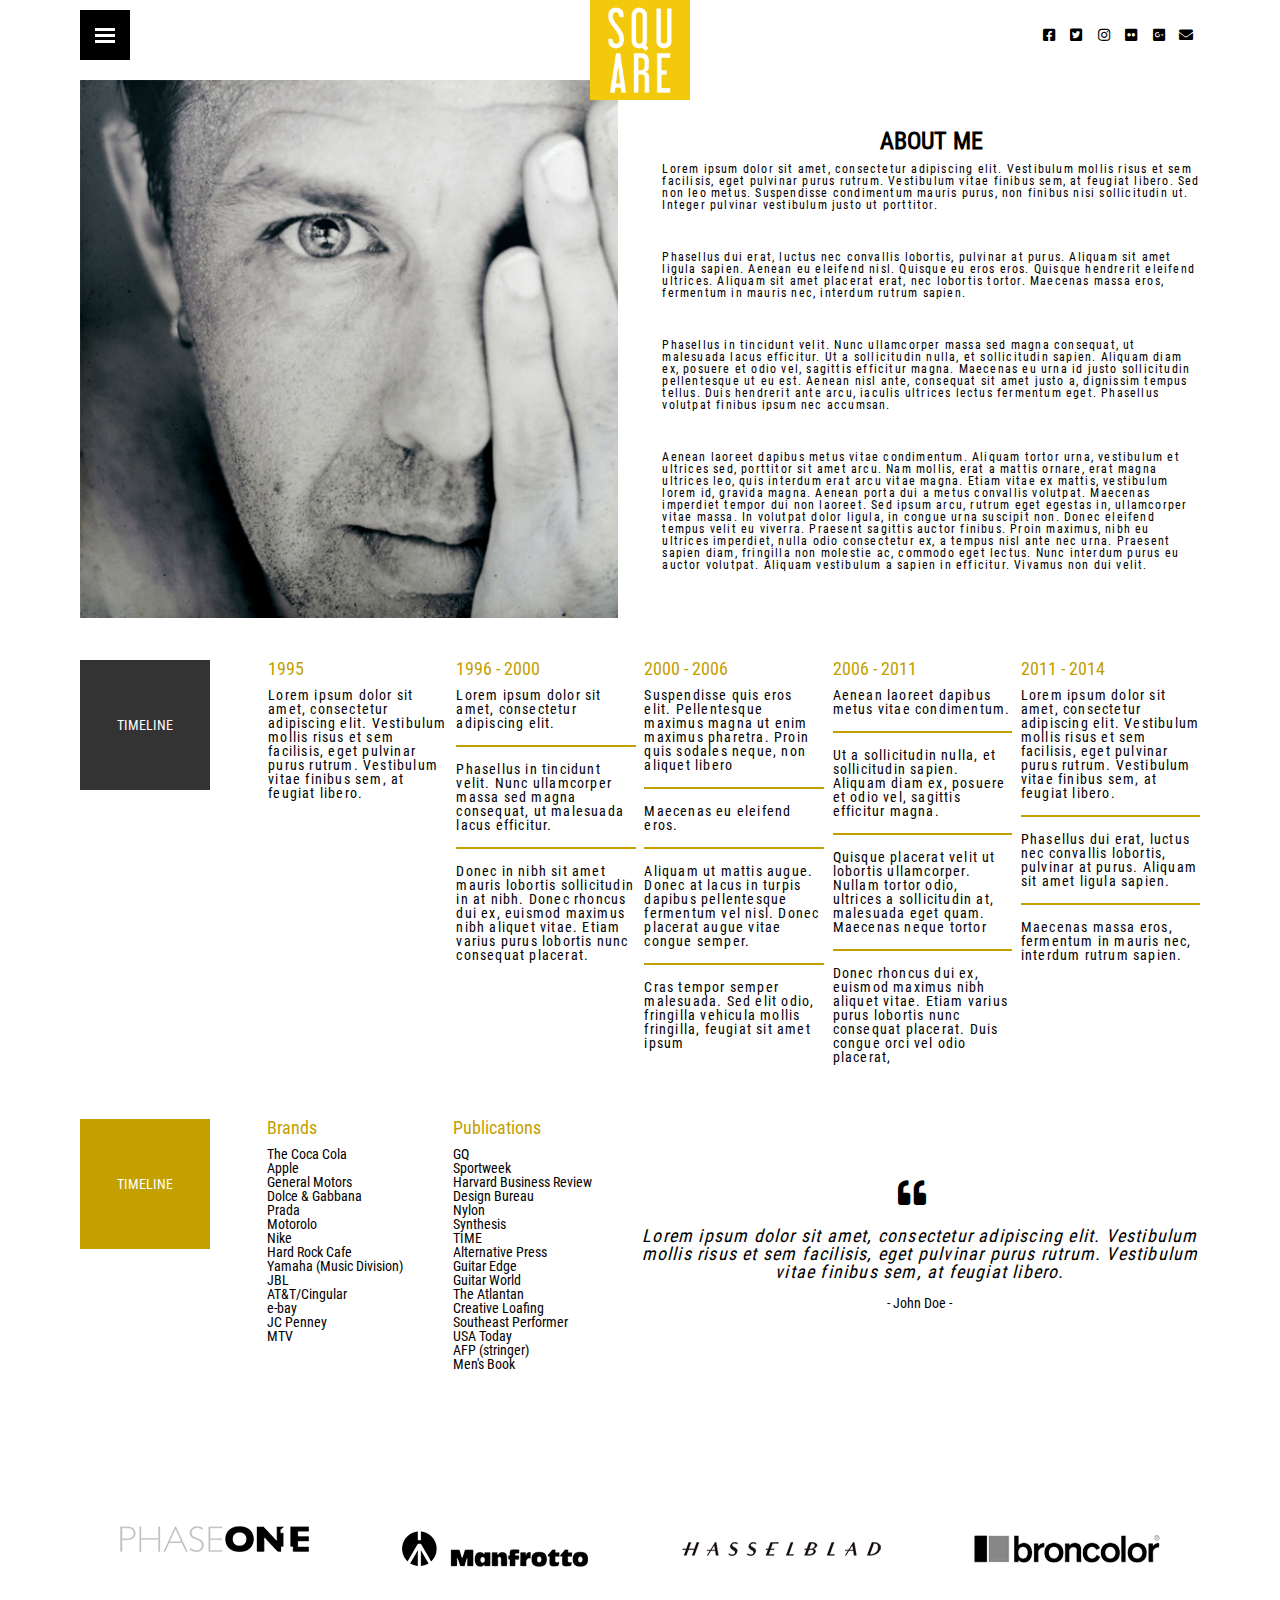
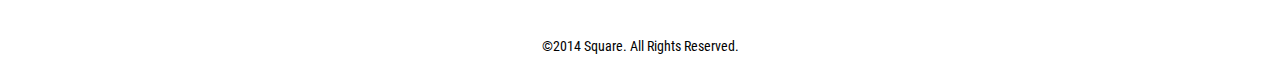
<file: about.html>
<!DOCTYPE html>
<html lang="en">

<head>
    <meta charset="UTF-8">
    <meta name="viewport" content="width=device-width, initial-scale=1.0">
    <meta http-equiv="X-UA-Compatible" content="ie=edge">
    <title>About</title>
    <link rel="stylesheet" href="styles/main.css">
    <link rel="stylesheet" href="fonts/Font_Awesome/css/all.css">
    <script src="js/script.js" defer></script>
</head>

<body>
    <header class="header">
        <div class="content header__content">
            <div class="header__left">
                <div class="burger">
                    <span></span>
                </div>
                <div class="header__menu" id="header__menu">
                    <a href="portfolio.html">Portfolio</a>
                    <a href="blog.html">Blog</a>
                    <a href="about.html">About me</a>
                    <a href="contact-us.html">Contact</a>
                </div>
            </div>
            <div class="header__center">
                <div class="logo">
                    <a href="index.html"><img src="img/logo_yellow.png" alt="Logo"></a>
                </div>
            </div>
            <div class="header__right">
                <a href="#"><i class="fab fa-facebook-square fa-fw"></i></a>
                <a href="#"><i class="fab fa-twitter-square fa-fw"></i></a>
                <a href="#"><i class="fab fa-instagram fa-fw"></i></a>
                <a href="#"><i class="fab fa-flickr fa-fw"></i></a>
                <a href="#"><i class="fab fa-google-plus-square fa-fw"></i></a>
                <a href="#"><i class="fas fa-envelope fa-fw"></i></a>
            </div>
        </div>
    </header>
    <main class="main">
        <div class="content main__content content_about">
            <div class="about">
                <div class="about__photo">
                    <img src="img/photo_about.png" alt="">
                </div>
                <div class="about__info">
                    <h2>ABOUT ME</h2>
                    <p>Lorem ipsum dolor sit amet, consectetur adipiscing elit. Vestibulum mollis risus et sem
                        facilisis, eget pulvinar purus rutrum. Vestibulum vitae finibus sem, at feugiat libero. Sed non
                        leo metus. Suspendisse condimentum mauris purus, non finibus nisi sollicitudin ut. Integer
                        pulvinar vestibulum justo ut porttitor.</p>
                    <p>Phasellus dui erat, luctus nec convallis lobortis, pulvinar at purus. Aliquam sit amet ligula
                        sapien. Aenean eu eleifend nisl. Quisque eu eros eros. Quisque hendrerit eleifend ultrices.
                        Aliquam sit amet placerat erat, nec lobortis tortor. Maecenas massa eros, fermentum in mauris
                        nec, interdum rutrum sapien.</p>
                    <p>Phasellus in tincidunt velit. Nunc ullamcorper massa sed magna consequat, ut malesuada lacus
                        efficitur. Ut a sollicitudin nulla, et sollicitudin sapien. Aliquam diam ex, posuere et odio
                        vel, sagittis efficitur magna. Maecenas eu urna id justo sollicitudin pellentesque ut eu est.
                        Aenean nisl ante, consequat sit amet justo a, dignissim tempus tellus. Duis hendrerit ante arcu,
                        iaculis ultrices lectus fermentum eget. Phasellus volutpat finibus ipsum nec accumsan.</p>
                    <p>Aenean laoreet dapibus metus vitae condimentum. Aliquam tortor urna, vestibulum et ultrices sed,
                        porttitor sit amet arcu. Nam mollis, erat a mattis ornare, erat magna ultrices leo, quis
                        interdum erat arcu vitae magna. Etiam vitae ex mattis, vestibulum lorem id, gravida magna.
                        Aenean porta dui a metus convallis volutpat. Maecenas imperdiet tempor dui non laoreet. Sed
                        ipsum arcu, rutrum eget egestas in, ullamcorper vitae massa. In volutpat dolor ligula, in congue
                        urna suscipit non. Donec eleifend tempus velit eu viverra. Praesent sagittis auctor finibus.
                        Proin maximus, nibh eu ultrices imperdiet, nulla odio consectetur ex, a tempus nisl ante nec
                        urna. Praesent sapien diam, fringilla non molestie ac, commodo eget lectus. Nunc interdum purus
                        eu auctor volutpat. Aliquam vestibulum a sapien in efficitur. Vivamus non dui velit.</p>
                </div>
            </div>
            <div class="about__timeline">
                <div class="about__column">
                    <div class="about__head">TIMELINE</div>
                </div>
                <div class="about__column">
                    <h3>1995</h3>
                    <p>Lorem ipsum dolor sit amet, consectetur adipiscing elit. Vestibulum mollis risus et sem
                        facilisis, eget pulvinar purus rutrum. Vestibulum vitae finibus sem, at feugiat libero.</p>
                </div>
                <div class="about__column">
                    <h3>1996 - 2000</h3>
                    <p>Lorem ipsum dolor sit amet, consectetur adipiscing elit.</p>
                    <p>Phasellus in tincidunt velit. Nunc ullamcorper massa sed magna consequat, ut malesuada lacus
                        efficitur.</p>
                    <p>Donec in nibh sit amet mauris lobortis sollicitudin in at nibh. Donec rhoncus dui ex, euismod
                        maximus nibh aliquet vitae. Etiam varius purus lobortis nunc consequat placerat. </p>
                </div>
                <div class="about__column">
                    <h3>2000 - 2006</h3>
                    <p>Suspendisse quis eros elit. Pellentesque maximus magna ut enim maximus pharetra. Proin quis
                        sodales neque, non aliquet libero </p>
                    <p>Maecenas eu eleifend eros.</p>
                    <p>Aliquam ut mattis augue. Donec at lacus in turpis dapibus pellentesque fermentum vel nisl. Donec
                        placerat augue vitae congue semper. </p>
                    <p>Cras tempor semper malesuada. Sed elit odio, fringilla vehicula mollis fringilla, feugiat sit
                        amet ipsum </p>
                </div>
                <div class="about__column">
                    <h3>2006 - 2011</h3>
                    <p>Aenean laoreet dapibus metus vitae condimentum.</p>
                    <p>Ut a sollicitudin nulla, et sollicitudin sapien. Aliquam diam ex, posuere et odio vel, sagittis
                        efficitur magna.</p>
                    <p>Quisque placerat velit ut lobortis ullamcorper. Nullam tortor odio, ultrices a sollicitudin at,
                        malesuada eget quam. Maecenas neque tortor</p>
                    <p>Donec rhoncus dui ex, euismod maximus nibh aliquet vitae. Etiam varius purus lobortis nunc
                        consequat placerat. Duis congue orci vel odio placerat,</p>
                </div>
                <div class="about__column">
                    <h3>2011 - 2014</h3>
                    <p>Lorem ipsum dolor sit amet, consectetur adipiscing elit. Vestibulum mollis risus et sem
                        facilisis, eget pulvinar purus rutrum. Vestibulum vitae finibus sem, at feugiat libero.</p>
                    <p>Phasellus dui erat, luctus nec convallis lobortis, pulvinar at purus. Aliquam sit amet ligula
                        sapien.</p>
                    <p>Maecenas massa eros, fermentum in mauris nec, interdum rutrum sapien.</p>
                </div>
            </div>
            <div class="about__clients">
                <div class="about__column">
                    <div class="about__head about__head_yellow">TIMELINE</div>
                </div>
                <div class="about__column">
                    <h3>Brands</h3>
                    <ul>
                        <li>The Coca Cola</li>
                        <li>Apple</li>
                        <li>General Motors</li>
                        <li>Dolce & Gabbana</li>
                        <li>Prada</li>
                        <li>Motorolo</li>
                        <li>Nike</li>
                        <li>Hard Rock Cafe</li>
                        <li>Yamaha (Music Division)</li>
                        <li>JBL</li>
                        <li>AT&T/Cingular</li>
                        <li>e-bay</li>
                        <li>JC Penney</li>
                        <li>MTV</li>
                    </ul>
                </div>
                <div class="about__column">
                    <h3>Publications</h3>
                    <ul>
                        <li>GQ</li>
                        <li>Sportweek</li>
                        <li>Harvard Business Review</li>
                        <li>Design Bureau</li>
                        <li>Nylon</li>
                        <li>Synthesis</li>
                        <li>TIME</li>
                        <li>Alternative Press</li>
                        <li>Guitar Edge</li>
                        <li>Guitar World</li>
                        <li>The Atlantan</li>
                        <li>Creative Loafing</li>
                        <li>Southeast Performer</li>
                        <li>USA Today</li>
                        <li>AFP (stringer)</li>
                        <li>Men's Book</li>
                    </ul>
                </div>
                <div class="about__quote">
                    <i class="fas fa-quote-left fa-fw fa-2x"></i>
                    <p>Lorem ipsum dolor sit amet, consectetur adipiscing elit. Vestibulum mollis risus et sem
                        facilisis, eget pulvinar purus rutrum. Vestibulum vitae finibus sem, at feugiat libero. </p>
                    <span>- John Doe -</span>
                </div>
            </div>
        </div>
    </main>
    <footer class="footer">
        <div class="content footer__content">
            <div class="footer__middle">
                <div class="footer__logo">
                    <img src="img/phaseone_logo.png" alt="">
                </div>
                <div class="footer__logo">
                    <img src="img/manfrotto_logo.png" alt="">
                </div>
                <div class="footer__logo">
                    <img src="img/hasselblad_logo.png" alt="">
                </div>
                <div class="footer__logo">
                    <img src="img/broncolor_logo.png" alt="">
                </div>
            </div>
            <div class="footer__bottom">
                <span>&copy;2014 Square. All Rights Reserved.</span>
            </div>
        </div>
    </footer>
</body>

</html>
</file>
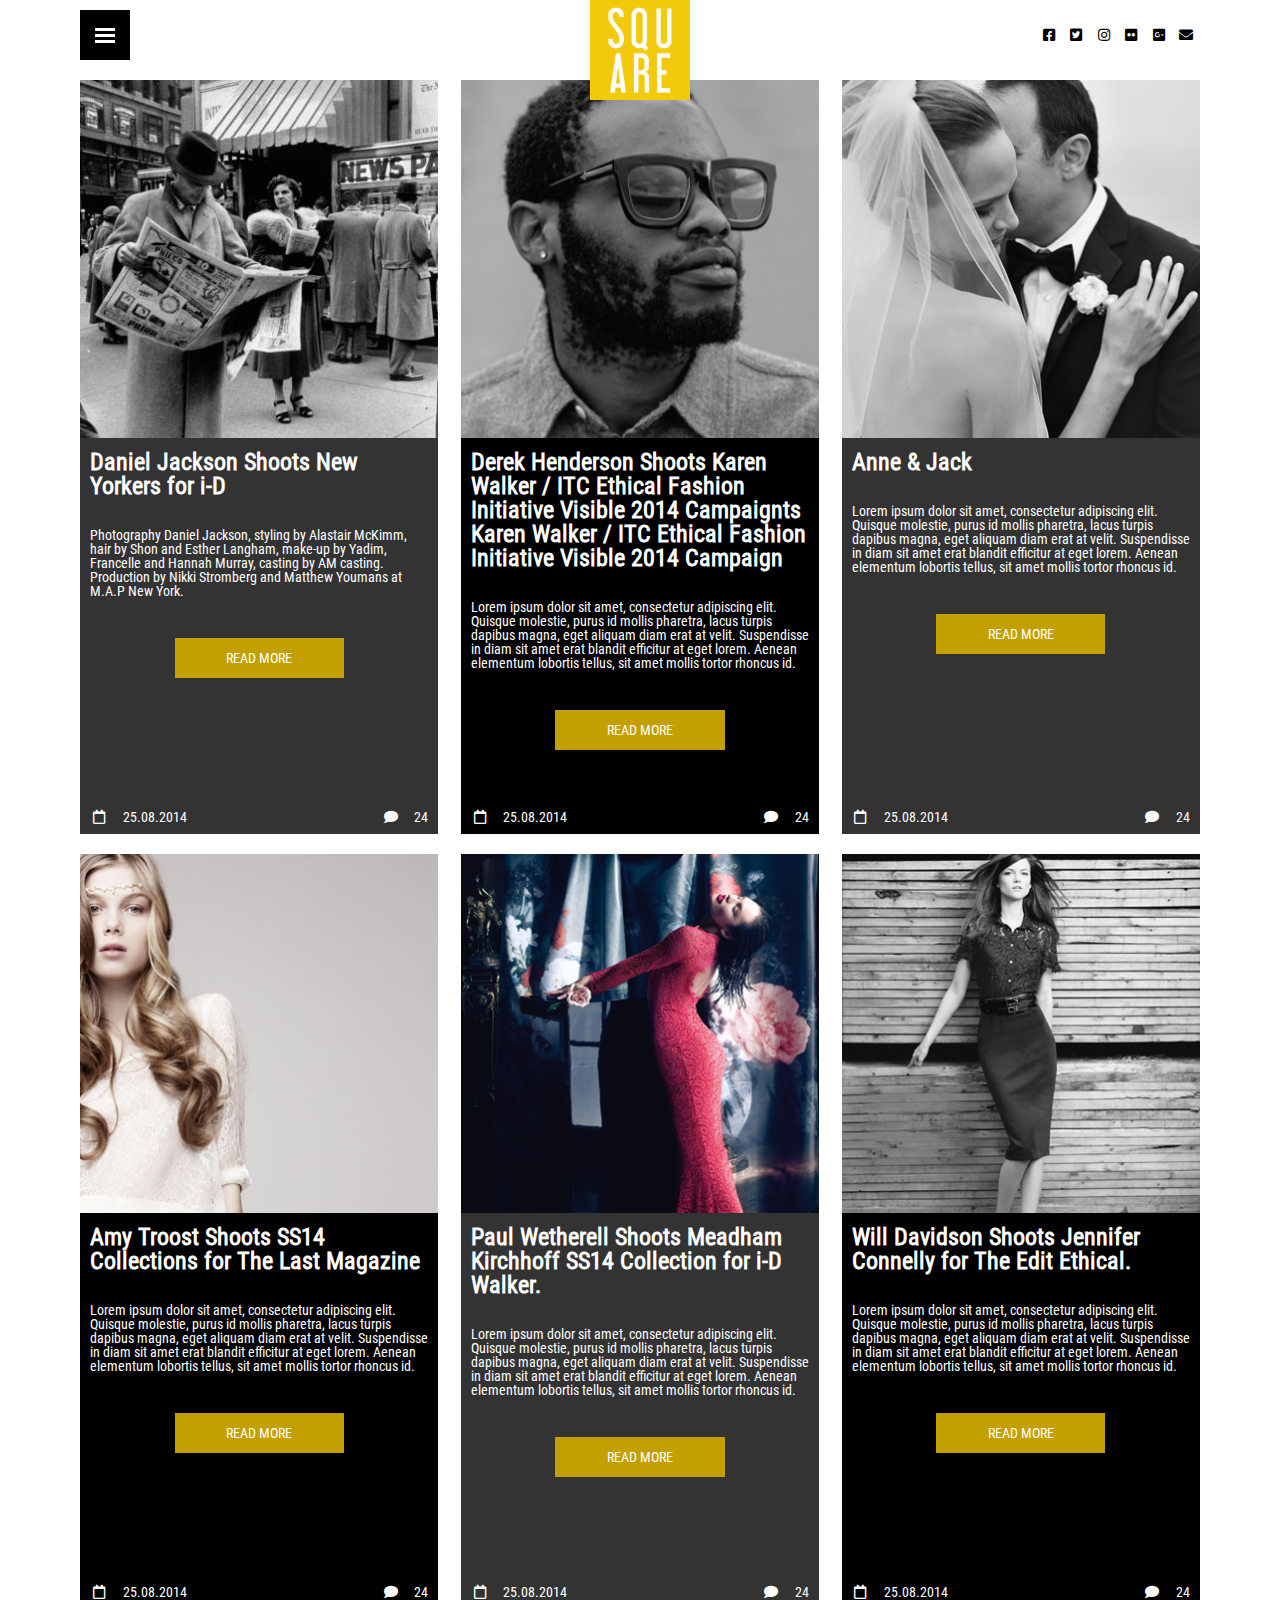
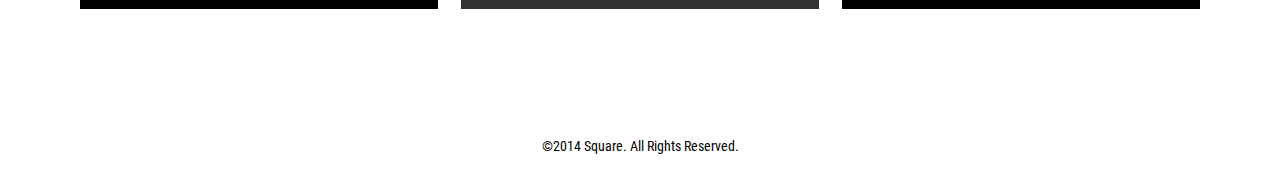
<file: blog.html>
<!DOCTYPE html>
<html lang="en">

<head>
    <meta charset="UTF-8">
    <meta name="viewport" content="width=device-width, initial-scale=1.0">
    <meta http-equiv="X-UA-Compatible" content="ie=edge">
    <title>Blog</title>
    <link rel="stylesheet" href="styles/main.css">
    <link rel="stylesheet" href="fonts/Font_Awesome/css/all.css">
    <script src="js/script.js" defer></script>
</head>

<body>
    <header class="header">
        <div class="content header__content">
            <div class="header__left">
                <div class="burger">
                    <span></span>
                </div>
                <div class="header__menu" id="header__menu">
                    <a href="portfolio.html">Portfolio</a>
                    <a href="blog.html">Blog</a>
                    <a href="about.html">About me</a>
                    <a href="contact-us.html">Contact</a>
                </div>
            </div>
            <div class="header__center">
                <div class="logo">
                    <a href="index.html"><img src="img/logo_yellow.png" alt="Logo"></a>
                </div>
            </div>
            <div class="header__right">
                <a href="#"><i class="fab fa-facebook-square fa-fw"></i></a>
                <a href="#"><i class="fab fa-twitter-square fa-fw"></i></a>
                <a href="#"><i class="fab fa-instagram fa-fw"></i></a>
                <a href="#"><i class="fab fa-flickr fa-fw"></i></a>
                <a href="#"><i class="fab fa-google-plus-square fa-fw"></i></a>
                <a href="#"><i class="fas fa-envelope fa-fw"></i></a>
            </div>
        </div>
    </header>
    <main class="main">
        <div class="content main__content content_blog">
            <div class="blog">
                <div class="card">
                    <div class="card__image">
                        <img src="img/blog_content/blog_1.png" alt="">
                    </div>
                    <div class="card__content">
                        <h2>Daniel Jackson Shoots New Yorkers for i-D</h2>
                        <p>Photography Daniel Jackson, styling by Alastair McKimm, hair by Shon and Esther Langham,
                            make-up
                            by Yadim, Francelle and Hannah Murray,
                            casting by AM casting. Production by Nikki Stromberg and Matthew Youmans at M.A.P New York.
                        </p>
                        <a href="post.html" class="btn btn_blog">READ MORE</a>
                    </div>
                    <div class="card__info">
                        <span><i class="far fa-calendar fa-fw"></i>25.08.2014</span>
                        <span><i class="fas fa-comment fa-fw"></i>24</span>
                    </div>
                </div>
                <div class="card">
                    <div class="card__image">
                        <img src="img/blog_content/blog_2.png" alt="">
                    </div>
                    <div class="card__content">
                        <h2>Derek Henderson Shoots Karen Walker / ITC Ethical Fashion Initiative Visible 2014 Campaignts
                            Karen Walker / ITC Ethical Fashion Initiative Visible 2014 Campaign</h2>
                        <p>Lorem ipsum dolor sit amet, consectetur adipiscing elit. Quisque molestie, purus id mollis
                            pharetra, lacus turpis dapibus magna, eget aliquam diam erat at velit. Suspendisse in diam
                            sit amet erat blandit efficitur at eget lorem. Aenean elementum lobortis tellus, sit amet
                            mollis tortor rhoncus id.
                        </p>
                        <a href="post.html" class="btn btn_blog">READ MORE</a>
                    </div>
                    <div class="card__info">
                        <span><i class="far fa-calendar fa-fw"></i>25.08.2014</span>
                        <span><i class="fas fa-comment fa-fw"></i>24</span>
                    </div>
                </div>
                <div class="card">
                    <div class="card__image">
                        <img src="img/blog_content/blog_3.png" alt="">
                    </div>
                    <div class="card__content">
                        <h2>Anne & Jack</h2>
                        <p>Lorem ipsum dolor sit amet, consectetur adipiscing elit. Quisque molestie, purus id mollis
                            pharetra, lacus turpis dapibus magna, eget aliquam diam erat at velit. Suspendisse in diam
                            sit amet erat blandit efficitur at eget lorem. Aenean elementum lobortis tellus, sit amet
                            mollis tortor rhoncus id.
                        </p>
                        <a href="post.html" class="btn btn_blog">READ MORE</a>
                    </div>
                    <div class="card__info">
                        <span><i class="far fa-calendar fa-fw"></i>25.08.2014</span>
                        <span><i class="fas fa-comment fa-fw"></i>24</span>
                    </div>
                </div>
                <div class="card">
                    <div class="card__image">
                        <img src="img/blog_content/blog_4.png" alt="">
                    </div>
                    <div class="card__content">
                        <h2>Amy Troost Shoots SS14 Collections for The Last Magazine</h2>
                        <p>Lorem ipsum dolor sit amet, consectetur adipiscing elit. Quisque molestie, purus id mollis
                            pharetra, lacus turpis dapibus magna, eget aliquam diam erat at velit. Suspendisse in diam
                            sit amet erat blandit efficitur at eget lorem. Aenean elementum lobortis tellus, sit amet
                            mollis tortor rhoncus id.</p>
                        <a href="post.html" class="btn btn_blog">READ MORE</a>
                    </div>
                    <div class="card__info">
                        <span><i class="far fa-calendar fa-fw"></i>25.08.2014</span>
                        <span><i class="fas fa-comment fa-fw"></i>24</span>
                    </div>
                </div>
                <div class="card">
                    <div class="card__image">
                        <img src="img/blog_content/blog_5.png" alt="">
                    </div>
                    <div class="card__content">
                        <h2>Paul Wetherell Shoots Meadham Kirchhoff SS14 Collection for i-D Walker.</h2>
                        <p>Lorem ipsum dolor sit amet, consectetur adipiscing elit. Quisque molestie, purus id mollis
                            pharetra, lacus turpis dapibus magna, eget aliquam diam erat at velit. Suspendisse in diam
                            sit amet erat blandit efficitur at eget lorem. Aenean elementum lobortis tellus, sit amet
                            mollis tortor rhoncus id.
                        </p>
                        <a href="post.html" class="btn btn_blog">READ MORE</a>
                    </div>
                    <div class="card__info">
                        <span><i class="far fa-calendar fa-fw"></i>25.08.2014</span>
                        <span><i class="fas fa-comment fa-fw"></i>24</span>
                    </div>
                </div>
                <div class="card">
                    <div class="card__image">
                        <img src="img/blog_content/blog_6.png" alt="">
                    </div>
                    <div class="card__content">
                        <h2>Will Davidson Shoots Jennifer Connelly for The Edit Ethical.</h2>
                        <p>Lorem ipsum dolor sit amet, consectetur adipiscing elit. Quisque molestie, purus id mollis
                            pharetra, lacus turpis dapibus magna, eget aliquam diam erat at velit. Suspendisse in diam
                            sit amet erat blandit efficitur at eget lorem. Aenean elementum lobortis tellus, sit amet
                            mollis tortor rhoncus id.
                        </p>
                        <a href="post.html" class="btn btn_blog">READ MORE</a>
                    </div>
                    <div class="card__info">
                        <span><i class="far fa-calendar fa-fw"></i>25.08.2014</span>
                        <span><i class="fas fa-comment fa-fw"></i>24</span>
                    </div>
                </div>
            </div>
        </div>
    </main>
    <footer class="footer">
        <div class="content footer__content">
            <div class="footer__bottom">
                <span>&copy;2014 Square. All Rights Reserved.</span>
            </div>
        </div>
    </footer>
</body>

</html>
</file>
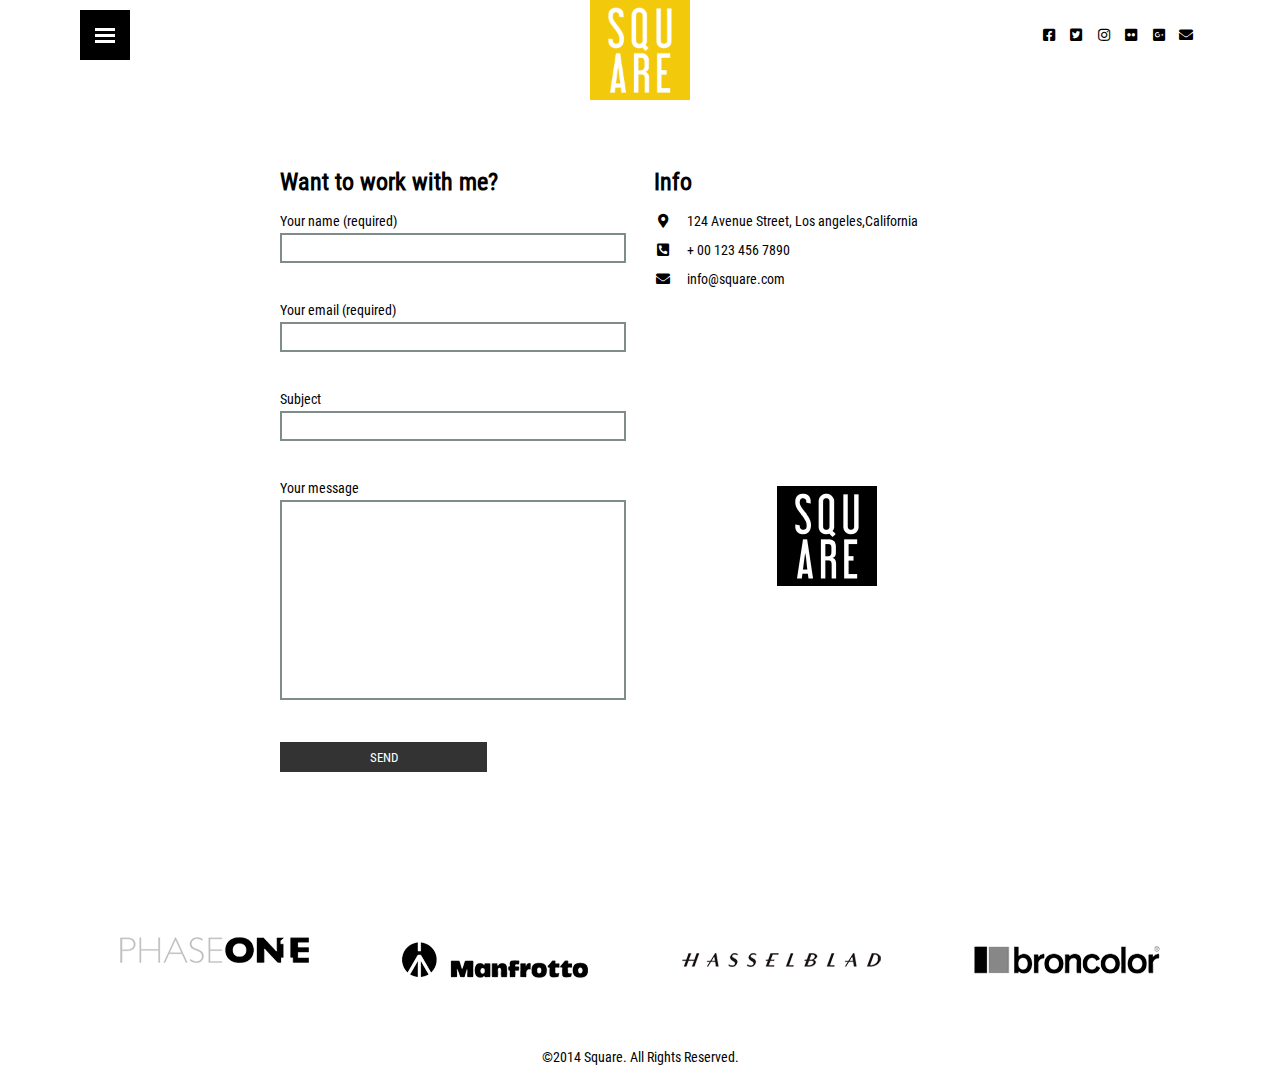
<file: contact-us.html>
<!DOCTYPE html>
<html lang="en">

<head>
    <meta charset="UTF-8">
    <meta name="viewport" content="width=device-width, initial-scale=1.0">
    <meta http-equiv="X-UA-Compatible" content="ie=edge">
    <title>Contact Us</title>
    <link rel="stylesheet" href="styles/main.css">
    <link rel="stylesheet" href="fonts/Font_Awesome/css/all.css">
    <script src="js/script.js" defer></script>
</head>

<body>
    <header class="header">
        <div class="content header__content">
            <div class="header__left">
                <div class="burger">
                    <span></span>
                </div>
                <div class="header__menu" id="header__menu">
                    <a href="portfolio.html">Portfolio</a>
                    <a href="blog.html">Blog</a>
                    <a href="about.html">About me</a>
                    <a href="contact-us.html">Contact</a>
                </div>
            </div>
            <div class="header__center">
                <div class="logo">
                    <a href="index.html"><img src="img/logo_yellow.png" alt="Logo"></a>
                </div>
            </div>
            <div class="header__right">
                <a href="#"><i class="fab fa-facebook-square fa-fw"></i></a>
                <a href="#"><i class="fab fa-twitter-square fa-fw"></i></a>
                <a href="#"><i class="fab fa-instagram fa-fw"></i></a>
                <a href="#"><i class="fab fa-flickr fa-fw"></i></a>
                <a href="#"><i class="fab fa-google-plus-square fa-fw"></i></a>
                <a href="#"><i class="fas fa-envelope fa-fw"></i></a>
            </div>
        </div>
    </header>
    <main class="main">
        <div class="content main__content content__contact-us">
            <div class="contact-us">
                <form class="contact-us__form" action="">
                    <h2>Want to work with me?</h2>
                    <div class="contact-us__form-field">
                        <label for="name">Your name (required)</label>
                        <input id="name" type="text" required>
                    </div>
                    <div class="contact-us__form-field">
                        <label for="email-field">Your email (required)</label>
                        <input id="email-field" type="email" required>
                    </div>
                    <div class="contact-us__form-field">
                        <label for="subject">Subject</label>
                        <input id="subject" type="text">
                    </div>
                    <div class="contact-us__form-field">
                        <label for="ymessage">Your message</label>
                        <textarea name="" id="ymessage" required></textarea>
                    </div>
                    <button class="btn_send">SEND</button>
                </form>
                <div class="contact-us__info">
                    <h2>Info</h2>
                    <div class="contact-us__contacts">
                        <div class="contact-us__unit"><i class="fas fa-map-marker-alt fa-fw"></i>124 Avenue Street,
                            Los
                            angeles,California</div>
                        <div class="contact-us__unit"><i class="fas fa-phone-square-alt fa-fw"></i>+ 00 123 456 7890
                        </div>
                        <div class="contact-us__unit"><i class="fas fa-envelope fa-fw"></i>info@square.com</div>
                    </div>
                    <div class="contact-us__logo">
                        <img src="img/logo_black.png" alt="">
                    </div>
                </div>
            </div>
        </div>
    </main>
    <footer class="footer">
        <div class="content footer__content">
            <div class="footer__middle">
                <div class="footer__logo">
                    <img src="img/phaseone_logo.png" alt="">
                </div>
                <div class="footer__logo">
                    <img src="img/manfrotto_logo.png" alt="">
                </div>
                <div class="footer__logo">
                    <img src="img/hasselblad_logo.png" alt="">
                </div>
                <div class="footer__logo">
                    <img src="img/broncolor_logo.png" alt="">
                </div>
            </div>
            <div class="footer__bottom">
                <span>&copy;2014 Square. All Rights Reserved.</span>
            </div>
        </div>
    </footer>
</body>

</html>
</file>
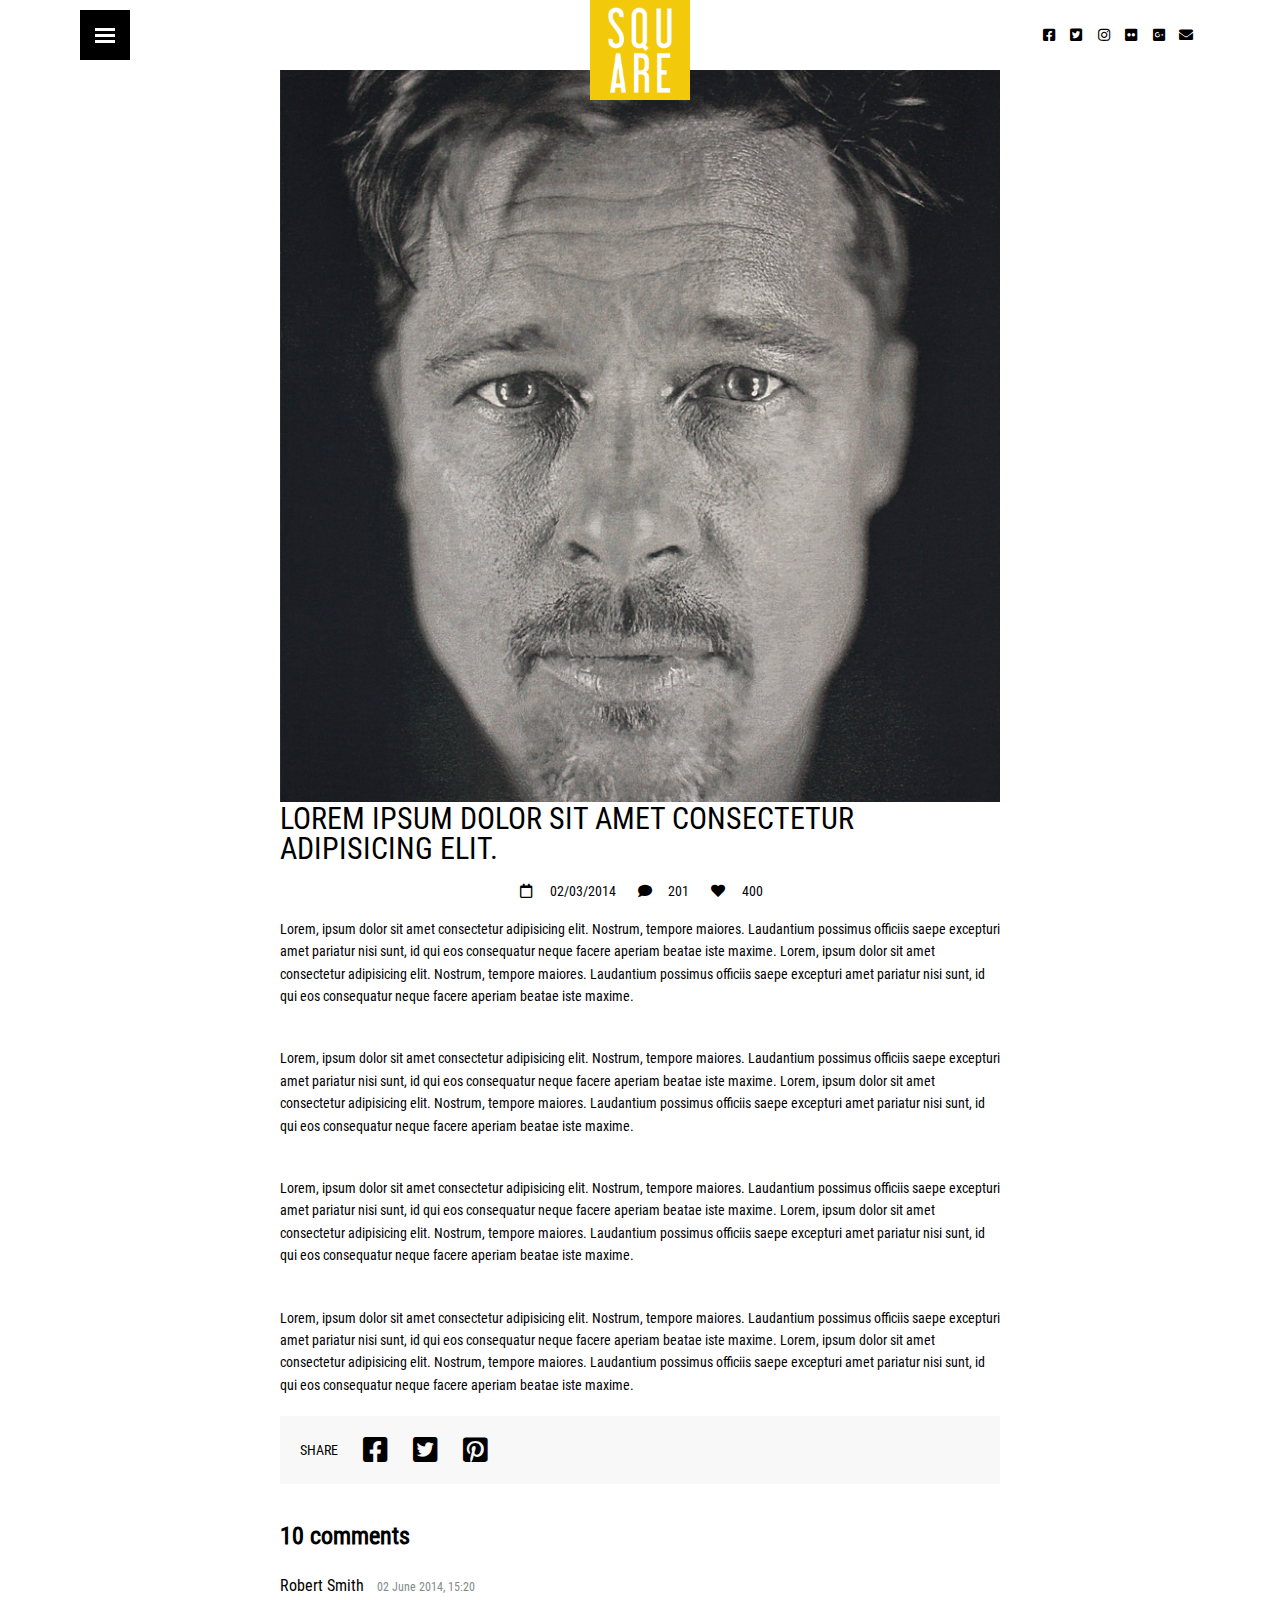
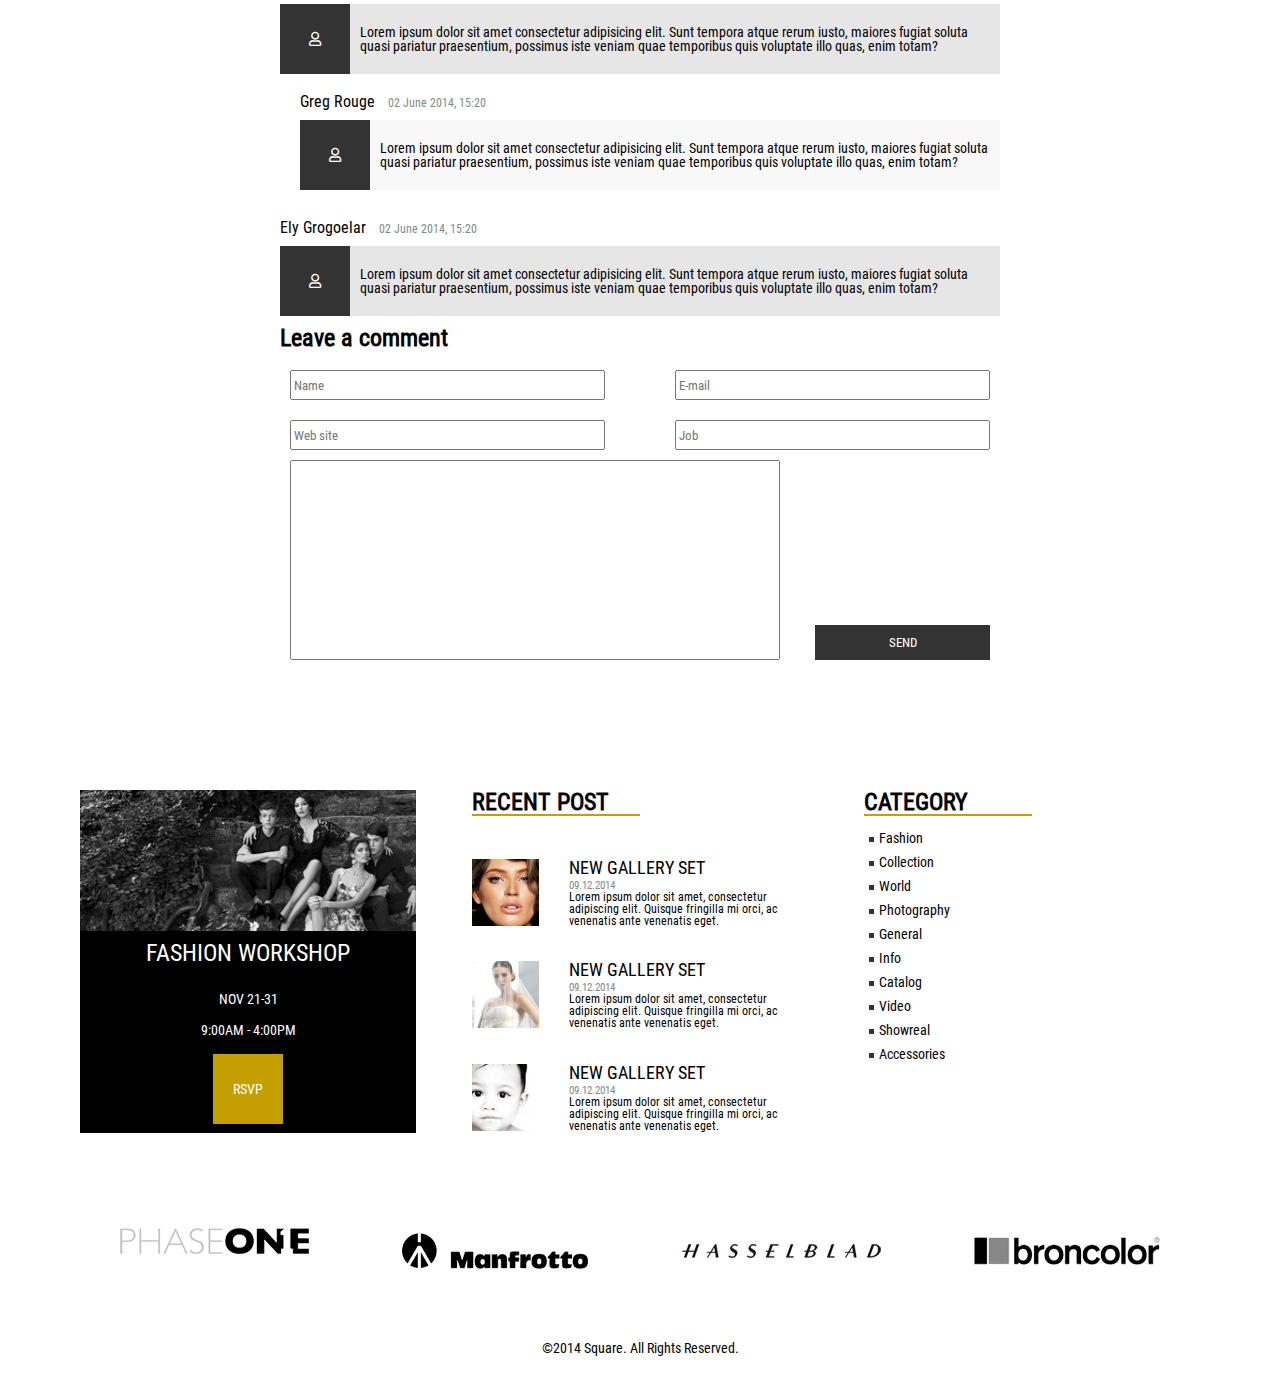
<file: post.html>
<!DOCTYPE html>
<html lang="en">

<head>
    <meta charset="UTF-8">
    <meta name="viewport" content="width=device-width, initial-scale=1.0">
    <meta http-equiv="X-UA-Compatible" content="ie=edge">
    <title>Post</title>
    <link rel="stylesheet" href="styles/main.css">
    <link rel="stylesheet" href="fonts/Font_Awesome/css/all.css">
    <script src="js/script.js" defer></script>
</head>

<body>
    <header class="header">
        <div class="content header__content">
            <div class="header__left">
                <div class="burger">
                    <span></span>
                </div>
                <div class="header__menu" id="header__menu">
                    <a href="portfolio.html">Portfolio</a>
                    <a href="blog.html">Blog</a>
                    <a href="about.html">About me</a>
                    <a href="contact-us.html">Contact</a>
                </div>
            </div>
            <div class="header__center">
                <div class="logo">
                    <a href="index.html"><img src="img/logo_yellow.png" alt="Logo"></a>
                </div>
            </div>
            <div class="header__right">
                <a href="#"><i class="fab fa-facebook-square fa-fw"></i></a>
                <a href="#"><i class="fab fa-twitter-square fa-fw"></i></a>
                <a href="#"><i class="fab fa-instagram fa-fw"></i></a>
                <a href="#"><i class="fab fa-flickr fa-fw"></i></a>
                <a href="#"><i class="fab fa-google-plus-square fa-fw"></i></a>
                <a href="#"><i class="fas fa-envelope fa-fw"></i></a>
            </div>
        </div>
    </header>
    <main class="main">
        <div class="content main__content content_post">
            <div class="post">
                <div class="post__photo">
                    <img src="img/post_content/atmta.png" alt="">
                </div>
                <h1>Lorem ipsum dolor sit amet consectetur adipisicing elit.</h1>
                <div class="post__info">
                    <span><i class="far fa-calendar fa-fw"></i>02/03/2014</span>
                    <span><i class="fas fa-comment fa-fw"></i>201</span>
                    <span><i class="fas fa-heart fa-fw"></i>400</span>
                </div>
                <div class="post__text">
                    <p>Lorem, ipsum dolor sit amet consectetur adipisicing elit. Nostrum, tempore maiores. Laudantium
                        possimus officiis saepe excepturi amet pariatur nisi sunt, id qui eos consequatur neque facere
                        aperiam beatae iste maxime. Lorem, ipsum dolor sit amet consectetur adipisicing elit. Nostrum,
                        tempore maiores. Laudantium
                        possimus officiis saepe excepturi amet pariatur nisi sunt, id qui eos consequatur neque facere
                        aperiam beatae iste maxime.</p>
                    <p>Lorem, ipsum dolor sit amet consectetur adipisicing elit. Nostrum, tempore maiores. Laudantium
                        possimus officiis saepe excepturi amet pariatur nisi sunt, id qui eos consequatur neque facere
                        aperiam beatae iste maxime. Lorem, ipsum dolor sit amet consectetur adipisicing elit. Nostrum,
                        tempore maiores. Laudantium
                        possimus officiis saepe excepturi amet pariatur nisi sunt, id qui eos consequatur neque facere
                        aperiam beatae iste maxime.</p>
                    <p>Lorem, ipsum dolor sit amet consectetur adipisicing elit. Nostrum, tempore maiores. Laudantium
                        possimus officiis saepe excepturi amet pariatur nisi sunt, id qui eos consequatur neque facere
                        aperiam beatae iste maxime. Lorem, ipsum dolor sit amet consectetur adipisicing elit. Nostrum,
                        tempore maiores. Laudantium
                        possimus officiis saepe excepturi amet pariatur nisi sunt, id qui eos consequatur neque facere
                        aperiam beatae iste maxime.</p>
                    <p>Lorem, ipsum dolor sit amet consectetur adipisicing elit. Nostrum, tempore maiores. Laudantium
                        possimus officiis saepe excepturi amet pariatur nisi sunt, id qui eos consequatur neque facere
                        aperiam beatae iste maxime. Lorem, ipsum dolor sit amet consectetur adipisicing elit. Nostrum,
                        tempore maiores. Laudantium
                        possimus officiis saepe excepturi amet pariatur nisi sunt, id qui eos consequatur neque facere
                        aperiam beatae iste maxime.</p>
                </div>
                <div class="post__actions">
                    <span>SHARE</span>
                    <i class="fab fa-facebook-square fa-fw fa-2x"></i>
                    <i class="fab fa-twitter-square fa-fw fa-2x"></i>
                    <i class="fab fa-pinterest-square fa-fw fa-2x"></i>
                </div>
            </div>
            <div class="comment-section">
                <h2>10 comments</h2>
                <div class="comment">
                    <div class="comment__info">
                        <span>Robert Smith</span>
                        <time datetime="2014-06-02T15:20">02 June 2014, 15:20</time>
                    </div>
                    <div class="comment__text">
                        <div class="comment__avatar">
                            <i class="far fa-user fa-fw avatar-icon"></i>
                        </div>
                        <p>Lorem ipsum dolor sit amet consectetur adipisicing elit. Sunt tempora atque rerum iusto,
                            maiores fugiat soluta quasi pariatur praesentium, possimus iste veniam quae temporibus quis
                            voluptate illo quas, enim totam?</p>
                    </div>
                </div>
                <div class="comment comment_reply">
                    <div class="comment__info">
                        <span>Greg Rouge</span>
                        <time datetime="2014-06-02T15:20">02 June 2014, 15:20</time>
                    </div>
                    <div class="comment__text">
                        <div class="comment__avatar">
                            <i class="far fa-user fa-fw avatar-icon"></i>
                        </div>
                        <p>Lorem ipsum dolor sit amet consectetur adipisicing elit. Sunt tempora atque rerum iusto,
                            maiores fugiat soluta quasi pariatur praesentium, possimus iste veniam quae temporibus quis
                            voluptate illo quas, enim totam?</p>
                    </div>
                </div>
                <div class="comment">
                    <div class="comment__info">
                        <span>Ely Grogoelar</span>
                        <time datetime="2014-06-02T15:20">02 June 2014, 15:20</time>
                    </div>
                    <div class="comment__text">
                        <div class="comment__avatar">
                            <i class="far fa-user fa-fw avatar-icon"></i>
                        </div>
                        <p>Lorem ipsum dolor sit amet consectetur adipisicing elit. Sunt tempora atque rerum iusto,
                            maiores fugiat soluta quasi pariatur praesentium, possimus iste veniam quae temporibus quis
                            voluptate illo quas, enim totam?</p>
                    </div>
                </div>
                <h2>Leave a comment</h2>
                <form class="send-comment" action="">
                    <div class="send-comment__form-field">
                        <input type="text" id="" placeholder="Name" required>
                    </div>
                    <div class="send-comment__form-field">
                        <input type="email" placeholder="E-mail">
                    </div>
                    <div class="send-comment__form-field">
                        <input type="url" placeholder="Web site">
                    </div>
                    <div class="send-comment__form-field">
                        <input type="text" placeholder="Job">
                    </div>
                    <textarea name="" id="" required></textarea>
                    <button class="btn_send">SEND</button>
                </form>
            </div>
        </div>
    </main>
    <footer class="footer">
        <div class="content footer__content">
            <div class="footer__top">
                <div class="footer__left">
                    <div class="banner">
                        <div class="banner__image">
                            <img src="img/post_content/post_photo.png" alt="">
                        </div>
                        <div class="banner__info">
                            <h2>Fashion Workshop</h2>
                            <span>NOV 21-31</span>
                            <span>9:00AM - 4:00PM</span>
                            <a href="#" class="btn btn_rsvp">RSVP</a>
                        </div>
                    </div>
                </div>
                <div class="footer__center">
                    <h2 class="footer__caption">RECENT POST</h2>
                    <a href="#" class="post-thumbnail">
                        <div class="post-thumbnail__image">
                            <img src="img/post_content/post_small_1.png" alt="">
                        </div>
                        <div class="post-thumbnail__info">
                            <h3>NEW GALLERY SET</h3>
                            <span>09.12.2014</span>
                            <p>Lorem ipsum dolor sit amet, consectetur adipiscing elit. Quisque fringilla mi orci, ac
                                venenatis ante venenatis eget.</p>
                        </div>
                    </a>
                    <a href="#" class="post-thumbnail">
                        <div class="post-thumbnail__image">
                            <img src="img/post_content/post_small_2.png" alt="">
                        </div>
                        <div class="post-thumbnail__info">
                            <h3>NEW GALLERY SET</h3>
                            <span>09.12.2014</span>
                            <p>Lorem ipsum dolor sit amet, consectetur adipiscing elit. Quisque fringilla mi orci, ac
                                venenatis ante venenatis eget.</p>
                        </div>
                    </a>
                    <a href="#" class="post-thumbnail">
                        <div class="post-thumbnail__image">
                            <img src="img/post_content/post_small_3.png" alt="">
                        </div>
                        <div class="post-thumbnail__info">
                            <h3>NEW GALLERY SET</h3>
                            <span>09.12.2014</span>
                            <p>Lorem ipsum dolor sit amet, consectetur adipiscing elit. Quisque fringilla mi orci, ac
                                venenatis ante venenatis eget.</p>
                        </div>
                    </a>
                </div>
                <div class="footer__right">
                    <h2 class="footer__caption">CATEGORY</h2>
                    <div class="footer__list">
                        <a href="#">Fashion</a>
                        <a href="#">Collection</a>
                        <a href="#">World</a>
                        <a href="#">Photography</a>
                        <a href="#">General</a>
                        <a href="#">Info</a>
                        <a href="#">Catalog</a>
                        <a href="#">Video</a>
                        <a href="#">Showreal</a>
                        <a href="#">Accessories</a>
                    </div>
                </div>
            </div>
            <div class="footer__middle">
                <div class="footer__logo">
                    <img src="img/phaseone_logo.png" alt="">
                </div>
                <div class="footer__logo">
                    <img src="img/manfrotto_logo.png" alt="">
                </div>
                <div class="footer__logo">
                    <img src="img/hasselblad_logo.png" alt="">
                </div>
                <div class="footer__logo">
                    <img src="img/broncolor_logo.png" alt="">
                </div>
            </div>
            <div class="footer__bottom">
                <span>&copy;2014 Square. All Rights Reserved.</span>
            </div>
        </div>
    </footer>
</body>

</html>
</file>
<file: styles/main.css>
/* http://meyerweb.com/eric/tools/css/reset/ 
   v2.0 | 20110126
   License: none (public domain)
*/
html, body, div, span, applet, object, iframe,
h1, h2, h3, h4, h5, h6, p, blockquote, pre,
a, abbr, acronym, address, big, cite, code,
del, dfn, em, img, ins, kbd, q, s, samp,
small, strike, strong, sub, sup, tt, var,
b, u, i, center,
dl, dt, dd, ol, ul, li,
fieldset, form, label, legend,
table, caption, tbody, tfoot, thead, tr, th, td,
article, aside, canvas, details, embed,
figure, figcaption, footer, header, hgroup,
menu, nav, output, ruby, section, summary,
time, mark, audio, video {
  margin: 0;
  padding: 0;
  border: 0;
  font-size: 100%;
  font: inherit;
  vertical-align: baseline;
}

/* HTML5 display-role reset for older browsers */
article, aside, details, figcaption, figure,
footer, header, hgroup, menu, nav, section {
  display: block;
}

body {
  line-height: 1;
}

ol, ul {
  list-style: none;
}

blockquote, q {
  quotes: none;
}

blockquote:before, blockquote:after,
q:before, q:after {
  content: '';
  content: none;
}

table {
  border-collapse: collapse;
  border-spacing: 0;
}

html {
  -webkit-box-sizing: border-box;
          box-sizing: border-box;
  font-size: 14px;
}

*,
*::before,
*::after {
  -webkit-box-sizing: inherit;
          box-sizing: inherit;
}

body {
  background-color: white;
  font-family: "Roboto Condensed", sans-serif;
  color: black;
  display: -webkit-box;
  display: -ms-flexbox;
  display: flex;
  -webkit-box-orient: vertical;
  -webkit-box-direction: normal;
      -ms-flex-direction: column;
          flex-direction: column;
  height: 100vh;
}

h1 {
  font-size: 30px;
  margin-bottom: 10;
}

h2 {
  font-family: "Roboto Condensed", sans-serif;
  font-weight: 700;
  font-size: 24px;
  margin-bottom: 10px;
}

h3 {
  font-size: 18px;
  margin-bottom: 10px;
}

a {
  color: black;
  text-decoration: none;
}

input {
  -webkit-box-shadow: none;
          box-shadow: none;
}

textarea {
  resize: none;
  -webkit-box-shadow: none;
          box-shadow: none;
}

i {
  margin-right: 15px;
}

@font-face {
  font-family: "Roboto Condensed";
  font-style: normal;
  font-weight: 400;
  src: url("../fonts/Roboto_Condensed/RobotoCondensed-Regular.ttf") format("truetype");
}

@font-face {
  font-family: "Open Sans";
  font-style: normal;
  font-weight: 400;
  src: url("../fonts/Open_Sans/OpenSans-Regular.ttf") format("truetype");
}

.content {
  max-width: 1140px;
  width: 100%;
  margin: 0 auto;
  padding: 0 10px;
}

.header__content {
  display: -webkit-box;
  display: -ms-flexbox;
  display: flex;
  -webkit-box-align: center;
      -ms-flex-align: center;
          align-items: center;
  height: 70px;
}

.header__left,
.header__right {
  display: -webkit-box;
  display: -ms-flexbox;
  display: flex;
  width: 40%;
}

.header__center {
  display: -webkit-box;
  display: -ms-flexbox;
  display: flex;
  width: 20%;
}

.burger {
  display: -webkit-box;
  display: -ms-flexbox;
  display: flex;
  width: 50px;
  min-width: 50px;
  height: 50px;
  background-color: black;
  padding: 15px;
  margin-right: 20px;
  cursor: pointer;
}

.burger span {
  display: block;
  width: 100%;
  height: 3px;
  margin: auto;
  background-color: white;
  -webkit-transition: .6s ease;
  transition: .6s ease;
}

.burger span::before {
  content: "";
  display: block;
  width: 100%;
  height: 3px;
  background-color: white;
  -webkit-transform: translate(0, -6px);
          transform: translate(0, -6px);
  -webkit-transition: .6s ease;
  transition: .6s ease;
}

.burger span::after {
  content: "";
  display: block;
  width: 100%;
  height: 3px;
  background-color: white;
  -webkit-transform: translate(0, 3px);
          transform: translate(0, 3px);
  -webkit-transition: .6s ease;
  transition: .6s ease;
}

.burger_active span {
  -webkit-transform: rotate(180deg);
          transform: rotate(180deg);
}

.burger_active span::before {
  width: 60%;
  -webkit-transform: translate(-4px, -3px) rotate(-45deg);
          transform: translate(-4px, -3px) rotate(-45deg);
}

.burger_active span::after {
  width: 60%;
  -webkit-transform: translate(-4px, 1px) rotate(45deg);
          transform: translate(-4px, 1px) rotate(45deg);
}

.header__menu {
  display: -webkit-box;
  display: -ms-flexbox;
  display: flex;
  -ms-flex-wrap: wrap;
      flex-wrap: wrap;
  -webkit-box-align: center;
      -ms-flex-align: center;
          align-items: center;
  -webkit-box-pack: justify;
      -ms-flex-pack: justify;
          justify-content: space-between;
  width: 100%;
  font-weight: 700;
  font-size: 12px;
  -webkit-transform: scale(0);
          transform: scale(0);
  -webkit-transform-origin: left;
          transform-origin: left;
  -webkit-transition: .6s ease;
  transition: .6s ease;
}

.header__menu a {
  border-bottom: 2px solid white;
  margin: 0 5px;
}

.header__menu a:hover {
  border-bottom: 2px solid #c3a000;
}

.header__menu_shown {
  -webkit-transform: scale(1);
          transform: scale(1);
}

.header__center {
  -webkit-box-pack: center;
      -ms-flex-pack: center;
          justify-content: center;
  -ms-flex-item-align: start;
      align-self: flex-start;
}

.logo {
  width: 100px;
  height: 100px;
  z-index: 10;
}

.logo img {
  width: 100%;
}

.header__right {
  -webkit-box-pack: end;
      -ms-flex-pack: end;
          justify-content: flex-end;
  -ms-flex-wrap: wrap;
      flex-wrap: wrap;
}

.header__right i {
  margin: 0 5px;
}

.footer__content {
  display: -webkit-box;
  display: -ms-flexbox;
  display: flex;
  -webkit-box-orient: vertical;
  -webkit-box-direction: normal;
      -ms-flex-direction: column;
          flex-direction: column;
}

.footer__top {
  display: -webkit-box;
  display: -ms-flexbox;
  display: flex;
  -webkit-box-pack: justify;
      -ms-flex-pack: justify;
          justify-content: space-between;
  margin: 30px 0;
  -ms-flex-wrap: wrap;
      flex-wrap: wrap;
}

.footer__caption {
  width: 50%;
  border-bottom: 2px solid #c3a000;
}

.footer__left,
.footer__center,
.footer__right {
  width: 30%;
  margin-bottom: 20px;
}

@media screen and (max-width: 800px) {
  .footer__left,
  .footer__center,
  .footer__right {
    width: 49%;
  }
}

@media screen and (max-width: 500px) {
  .footer__left,
  .footer__center,
  .footer__right {
    width: 100%;
  }
}

.banner {
  display: -webkit-box;
  display: -ms-flexbox;
  display: flex;
  -webkit-box-orient: vertical;
  -webkit-box-direction: normal;
      -ms-flex-direction: column;
          flex-direction: column;
  -webkit-box-align: center;
      -ms-flex-align: center;
          align-items: center;
  width: 100%;
  background-color: black;
  color: white;
}

.banner h2 {
  text-transform: uppercase;
  font-weight: 400;
}

.banner__image {
  width: 100%;
}

.banner__image img {
  width: 100%;
}

.banner__info {
  display: -webkit-box;
  display: -ms-flexbox;
  display: flex;
  height: 200px;
  -webkit-box-orient: vertical;
  -webkit-box-direction: normal;
      -ms-flex-direction: column;
          flex-direction: column;
  -webkit-box-align: center;
      -ms-flex-align: center;
          align-items: center;
  -ms-flex-pack: distribute;
      justify-content: space-around;
}

.footer__center {
  display: -webkit-box;
  display: -ms-flexbox;
  display: flex;
  -webkit-box-orient: vertical;
  -webkit-box-direction: normal;
      -ms-flex-direction: column;
          flex-direction: column;
  -webkit-box-pack: justify;
      -ms-flex-pack: justify;
          justify-content: space-between;
}

.footer__center h3 {
  margin-bottom: 0;
}

.footer__center span {
  font-size: 11px;
  color: #7f8c8c;
}

.footer__center p {
  font-size: 12px;
}

@media screen and (max-width: 800px) {
  .footer__right {
    width: 100%;
  }
}

.footer__list {
  display: -webkit-box;
  display: -ms-flexbox;
  display: flex;
  -webkit-box-orient: vertical;
  -webkit-box-direction: normal;
      -ms-flex-direction: column;
          flex-direction: column;
  -webkit-box-pack: start;
      -ms-flex-pack: start;
          justify-content: flex-start;
  -ms-flex-wrap: wrap;
      flex-wrap: wrap;
}

.footer__list a {
  margin: 5px;
}

.footer__list a:hover {
  text-decoration: underline;
}

.footer__list a::before {
  content: "";
  width: 5px;
  height: 5px;
  background-color: #333333;
  display: inline-block;
  vertical-align: middle;
  margin-right: 5px;
}

@media screen and (max-width: 800px) {
  .footer__list {
    -webkit-box-orient: horizontal;
    -webkit-box-direction: normal;
        -ms-flex-direction: row;
            flex-direction: row;
  }
}

.footer__middle {
  margin: 30px;
  display: -webkit-box;
  display: -ms-flexbox;
  display: flex;
  -webkit-box-pack: justify;
      -ms-flex-pack: justify;
          justify-content: space-between;
  -webkit-box-align: center;
      -ms-flex-align: center;
          align-items: center;
  -ms-flex-line-pack: center;
      align-content: center;
  -ms-flex-wrap: wrap;
      flex-wrap: wrap;
}

@media screen and (max-width: 800px) {
  .footer__middle {
    -webkit-box-pack: center;
        -ms-flex-pack: center;
            justify-content: center;
  }
}

.footer__logo {
  margin: 20px 10px;
}

.footer__logo:first-child {
  margin-top: 0;
}

.footer__bottom {
  margin: 20px;
  text-align: center;
}

.btn {
  display: -webkit-box;
  display: -ms-flexbox;
  display: flex;
  -webkit-box-pack: center;
      -ms-flex-pack: center;
          justify-content: center;
  -webkit-box-align: center;
      -ms-flex-align: center;
          align-items: center;
  background-color: #c3a000;
  color: white;
  border: none;
  cursor: pointer;
}

.btn:hover {
  background-color: white;
  color: black;
}

.btn:active {
  font-size: .9rem;
}

.btn_rsvp {
  width: 70px;
  height: 70px;
}

.btn_blog {
  width: 50%;
  height: 40px;
}

.btn_compress {
  width: 35px;
  height: 35px;
}

.btn_swiper-nav {
  width: 33.33%;
  height: 35px;
}

.btn_send {
  background-color: #333333;
  color: white;
  border: 1px solid #333333;
  font-family: inherit;
}

.comment {
  -webkit-box-orient: vertical;
  -webkit-box-direction: normal;
      -ms-flex-direction: column;
          flex-direction: column;
  margin: 10px 0;
}

.comment__info {
  padding: 10px 0;
}

.comment__info span {
  font-size: 16px;
  margin-right: 10px;
}

.comment__info time {
  color: #7f8c8c;
  font-size: 12px;
}

.comment__text {
  display: -webkit-box;
  display: -ms-flexbox;
  display: flex;
  -webkit-box-align: center;
      -ms-flex-align: center;
          align-items: center;
  background-color: #e6e6e6;
}

.comment__text p {
  padding: 10px;
}

.comment__avatar {
  max-width: 70px;
  width: 100%;
  height: 70px;
  display: -webkit-box;
  display: -ms-flexbox;
  display: flex;
  background-color: #333333;
}

.comment__avatar .avatar-icon {
  color: white;
  margin: auto;
}

.comment_reply {
  margin-left: 20px;
  margin-top: 0;
}

.comment_reply .comment__text {
  background-color: #f8f8f8;
}

.send-comment {
  display: -webkit-box;
  display: -ms-flexbox;
  display: flex;
  -ms-flex-wrap: wrap;
      flex-wrap: wrap;
  -webkit-box-pack: justify;
      -ms-flex-pack: justify;
          justify-content: space-between;
  -webkit-box-align: end;
      -ms-flex-align: end;
          align-items: flex-end;
  padding: 0 10px;
  font-family: "Roboto Condensed", sans-serif;
}

.send-comment .send-comment__form-field {
  width: 45%;
  padding: 10px 0;
}

.send-comment .send-comment__form-field input {
  width: 100%;
  height: 30px;
  font-family: inherit;
}

@media screen and (max-width: 500px) {
  .send-comment .send-comment__form-field {
    width: 100%;
  }
}

.send-comment textarea {
  width: 70%;
  height: 200px;
  font-family: inherit;
}

@media screen and (max-width: 500px) {
  .send-comment textarea {
    width: 100%;
  }
}

.send-comment .btn_send {
  width: 25%;
  height: 35px;
  margin-top: 10px;
}

@media screen and (max-width: 500px) {
  .send-comment .btn_send {
    width: 100%;
  }
}

.card {
  display: -webkit-box;
  display: -ms-flexbox;
  display: flex;
  -webkit-box-orient: vertical;
  -webkit-box-direction: normal;
      -ms-flex-direction: column;
          flex-direction: column;
  width: 32%;
  color: white;
  margin: 10px 0;
}

.card:nth-child(odd) {
  background-color: #333333;
}

.card:nth-child(even) {
  background-color: black;
}

.card:nth-child(3n+2) {
  margin-right: 2%;
  margin-left: 2%;
}

@media screen and (max-width: 800px) {
  .card {
    width: 49%;
  }
  .card:nth-child(3n+2) {
    margin-right: 0;
    margin-left: 0;
  }
  .card:nth-child(odd) {
    margin-right: 1%;
  }
  .card:nth-child(even) {
    margin-left: 1%;
  }
}

@media screen and (max-width: 500px) {
  .card {
    width: 100%;
  }
  .card:nth-child(3n+2) {
    margin-right: 0;
    margin-left: 0;
  }
  .card:nth-child(odd) {
    margin-right: 0;
  }
  .card:nth-child(even) {
    margin-left: 0;
  }
}

.card__image {
  max-width: 100%;
}

.card__image img {
  width: 100%;
}

.card__content {
  display: -webkit-box;
  display: -ms-flexbox;
  display: flex;
  -webkit-box-orient: vertical;
  -webkit-box-direction: normal;
      -ms-flex-direction: column;
          flex-direction: column;
  -webkit-box-align: center;
      -ms-flex-align: center;
          align-items: center;
  padding: 10px;
  min-height: 360px;
  height: 100%;
}

.card__content h2 {
  width: 100%;
}

.card__content p, .card__content .btn {
  margin: 20px 0;
}

.card__info {
  display: -webkit-box;
  display: -ms-flexbox;
  display: flex;
  -webkit-box-pack: justify;
      -ms-flex-pack: justify;
          justify-content: space-between;
  width: 100%;
  padding: 10px;
}

.post-thumbnail {
  display: -webkit-box;
  display: -ms-flexbox;
  display: flex;
  max-height: 70px;
  overflow: hidden;
  position: relative;
}

.post-thumbnail:hover {
  background-color: #f8f8f8;
}

.post-thumbnail__image {
  max-width: 67px;
  margin-right: 30px;
  -ms-flex-negative: 0;
      flex-shrink: 0;
}

.post-thumbnail__image img {
  width: 100%;
}

.main {
  margin-bottom: 100px;
  -webkit-box-flex: 1;
      -ms-flex-positive: 1;
          flex-grow: 1;
}

@media screen and (max-width: 500px) {
  .main {
    margin-bottom: 10px;
  }
}

.swiper-container {
  max-width: 1140px;
  position: relative;
}

.swiper-container img {
  width: 100%;
}

.swiper-navigation {
  display: -webkit-box;
  display: -ms-flexbox;
  display: flex;
  -webkit-box-orient: vertical;
  -webkit-box-direction: normal;
      -ms-flex-direction: column;
          flex-direction: column;
  -webkit-box-pack: end;
      -ms-flex-pack: end;
          justify-content: flex-end;
  position: absolute;
  left: 0;
  bottom: 2px;
  width: 263px;
  height: 263px;
  background-color: white;
  z-index: 10;
}

.swiper-navigation i {
  margin: 0;
}

@media screen and (max-width: 800px) {
  .swiper-navigation {
    height: 70px;
  }
}

@media screen and (max-width: 500px) {
  .swiper-navigation {
    width: 100%;
  }
}

.swiper-navigation__middle {
  display: -webkit-box;
  display: -ms-flexbox;
  display: flex;
  -webkit-box-pack: justify;
      -ms-flex-pack: justify;
          justify-content: space-between;
  height: 193px;
}

@media screen and (max-width: 800px) {
  .swiper-navigation__middle {
    -webkit-box-align: end;
        -ms-flex-align: end;
            align-items: flex-end;
  }
}

.swiper-navigation__content {
  width: 66%;
  display: -webkit-box;
  display: -ms-flexbox;
  display: flex;
  -webkit-box-orient: vertical;
  -webkit-box-direction: normal;
      -ms-flex-direction: column;
          flex-direction: column;
}

.swiper-navigation__content h2 {
  margin-bottom: 0;
}

@media screen and (max-width: 800px) {
  .swiper-navigation__content h2 {
    font-size: 15px;
    margin-bottom: 10px;
  }
}

.swiper-navigation__content span {
  margin-bottom: 10px;
  font-style: italic;
}

@media screen and (max-width: 800px) {
  .swiper-navigation__content span {
    display: none;
  }
}

@media screen and (max-width: 800px) {
  .swiper-navigation__content p {
    display: none;
  }
}

.swiper-navigation__nav {
  display: -webkit-box;
  display: -ms-flexbox;
  display: flex;
  -webkit-box-orient: vertical;
  -webkit-box-direction: normal;
      -ms-flex-direction: column;
          flex-direction: column;
  -webkit-box-pack: center;
      -ms-flex-pack: center;
          justify-content: center;
}

.swiper-navigation__buttons {
  display: -webkit-box;
  display: -ms-flexbox;
  display: flex;
  -webkit-box-pack: justify;
      -ms-flex-pack: justify;
          justify-content: space-between;
  -webkit-box-align: end;
      -ms-flex-align: end;
          align-items: flex-end;
  width: 100%;
  height: 35px;
}

.swiper-button-prev,
.swiper-button-next {
  display: -webkit-box;
  display: -ms-flexbox;
  display: flex;
  position: static;
  background: none;
  color: white;
  background-color: #333333;
  width: 35px;
  height: 35px;
}

.swiper-button-prev i,
.swiper-button-next i {
  margin: auto;
}

.swiper-pagination {
  position: static;
}

@media screen and (max-width: 800px) {
  .swiper-pagination {
    display: none;
  }
}

.swiper-navigation__bottom {
  display: -webkit-box;
  display: -ms-flexbox;
  display: flex;
  -ms-flex-pack: distribute;
      justify-content: space-around;
  -webkit-box-align: center;
      -ms-flex-align: center;
          align-items: center;
  height: 35px;
}

.content_post {
  display: -webkit-box;
  display: -ms-flexbox;
  display: flex;
  -webkit-box-orient: vertical;
  -webkit-box-direction: normal;
      -ms-flex-direction: column;
          flex-direction: column;
  max-width: 740px;
}

.post {
  display: -webkit-box;
  display: -ms-flexbox;
  display: flex;
  -webkit-box-orient: vertical;
  -webkit-box-direction: normal;
      -ms-flex-direction: column;
          flex-direction: column;
  -webkit-box-align: center;
      -ms-flex-align: center;
          align-items: center;
  margin-bottom: 40px;
}

.post h1 {
  text-transform: uppercase;
}

.post__info {
  width: 100%;
  display: -webkit-box;
  display: -ms-flexbox;
  display: flex;
  padding: 20px;
  -webkit-box-pack: center;
      -ms-flex-pack: center;
          justify-content: center;
}

.post__info span {
  margin: 0 10px;
}

.post__photo {
  max-width: 100%;
}

.post__photo img {
  width: 100%;
}

.post__text p {
  line-height: 22.4px;
  padding: 20px 0;
}

.post__text p:first-child {
  padding-top: 0;
}

.post__actions {
  width: 100%;
  padding: 20px;
  display: -webkit-box;
  display: -ms-flexbox;
  display: flex;
  -webkit-box-align: center;
      -ms-flex-align: center;
          align-items: center;
  -webkit-box-pack: start;
      -ms-flex-pack: start;
          justify-content: flex-start;
  background-color: #f8f8f8;
}

.post__actions span {
  margin-right: 20px;
}

.comment-section {
  display: -webkit-box;
  display: -ms-flexbox;
  display: flex;
  -webkit-box-orient: vertical;
  -webkit-box-direction: normal;
      -ms-flex-direction: column;
          flex-direction: column;
}

.gallery {
  display: -webkit-box;
  display: -ms-flexbox;
  display: flex;
  -ms-flex-wrap: wrap;
      flex-wrap: wrap;
}

.gallery__cell_caption {
  display: -webkit-box;
  display: -ms-flexbox;
  display: flex;
  -webkit-box-orient: vertical;
  -webkit-box-direction: normal;
      -ms-flex-direction: column;
          flex-direction: column;
  -webkit-box-align: start;
      -ms-flex-align: start;
          align-items: flex-start;
  -webkit-box-pack: center;
      -ms-flex-pack: center;
          justify-content: center;
  letter-spacing: 1.8px;
}

.gallery__cell {
  width: 33.33%;
  margin-bottom: -3px;
  position: relative;
}

.gallery__cell img {
  width: 100%;
}

@media screen and (max-width: 800px) {
  .gallery__cell {
    width: 50%;
  }
}

@media screen and (max-width: 500px) {
  .gallery__cell {
    width: 100%;
  }
}

.gallery__cell_info {
  display: -webkit-box;
  display: -ms-flexbox;
  display: flex;
  background-color: white;
  width: 75%;
  height: 75%;
  z-index: 10;
  position: absolute;
  top: 50%;
  left: 50%;
  -webkit-transform: translate(-50%, -50%) scale(0);
          transform: translate(-50%, -50%) scale(0);
  opacity: 0;
  -webkit-transition: .2s ease-in-out;
  transition: .2s ease-in-out;
}

.gallery__cell_info i {
  margin: auto;
  color: black;
}

.gallery__cell:hover .gallery__cell_info {
  -webkit-transform: translate(-50%, -50%) scale(1);
          transform: translate(-50%, -50%) scale(1);
  opacity: .8;
}

.blog {
  display: -webkit-box;
  display: -ms-flexbox;
  display: flex;
  -ms-flex-wrap: wrap;
      flex-wrap: wrap;
}

.content__contact-us {
  margin-top: 80px;
  max-width: 740px;
}

.contact-us {
  display: -webkit-box;
  display: -ms-flexbox;
  display: flex;
  -webkit-box-pack: justify;
      -ms-flex-pack: justify;
          justify-content: space-between;
}

.contact-us h2 {
  margin-bottom: 20px;
}

@media screen and (max-width: 500px) {
  .contact-us {
    -webkit-box-orient: vertical;
    -webkit-box-direction: normal;
        -ms-flex-direction: column;
            flex-direction: column;
  }
}

.contact-us__form,
.contact-us__info {
  width: 48%;
  margin: 20px 0;
}

@media screen and (max-width: 500px) {
  .contact-us__form,
  .contact-us__info {
    width: 100%;
  }
}

.contact-us__form-field {
  margin-bottom: 40px;
}

.contact-us__form-field input {
  width: 100%;
  height: 30px;
  border: 2px solid #7f8c8c;
  margin-top: 5px;
}

.contact-us__form-field textarea {
  width: 100%;
  border: 2px solid #7f8c8c;
  margin-top: 5px;
  height: 200px;
  font-family: inherit;
}

@media screen and (max-width: 500px) {
  .contact-us__form-field {
    margin-bottom: 10px;
  }
}

.btn_send {
  width: 60%;
  height: 30px;
}

@media screen and (max-width: 500px) {
  .btn_send {
    width: 100%;
  }
}

.contact-us__info {
  display: -webkit-box;
  display: -ms-flexbox;
  display: flex;
  -webkit-box-orient: vertical;
  -webkit-box-direction: normal;
      -ms-flex-direction: column;
          flex-direction: column;
}

.contact-us__unit {
  margin-bottom: 15px;
}

.contact-us__logo {
  margin-top: auto;
  margin-bottom: auto;
  -ms-flex-item-align: center;
      -ms-grid-row-align: center;
      align-self: center;
}

@media screen and (max-width: 500px) {
  .contact-us__logo {
    display: none;
  }
}

.about {
  display: -webkit-box;
  display: -ms-flexbox;
  display: flex;
  -webkit-box-pack: justify;
      -ms-flex-pack: justify;
          justify-content: space-between;
  -ms-flex-wrap: wrap;
      flex-wrap: wrap;
}

@media screen and (max-width: 800px) {
  .about {
    -webkit-box-orient: vertical;
    -webkit-box-direction: normal;
        -ms-flex-direction: column;
            flex-direction: column;
    -webkit-box-align: center;
        -ms-flex-align: center;
            align-items: center;
  }
}

.about__photo,
.about__info {
  width: 48%;
  margin: 10px 0;
}

@media screen and (max-width: 800px) {
  .about__photo,
  .about__info {
    width: 100%;
  }
}

.about__photo {
  max-width: 555px;
}

.about__photo img {
  width: 100%;
}

.about__info {
  -ms-flex-item-align: center;
      -ms-grid-row-align: center;
      align-self: center;
}

.about__info h2 {
  text-align: center;
}

.about__info p {
  padding: 20px 0;
  letter-spacing: 1.2px;
  font-size: 12px;
}

.about__info p:first-of-type {
  padding-top: 0;
}

.about__info p:last-of-type {
  padding-bottom: 0;
}

.about__timeline,
.about__clients {
  display: -webkit-box;
  display: -ms-flexbox;
  display: flex;
  -webkit-box-pack: justify;
      -ms-flex-pack: justify;
          justify-content: space-between;
  -ms-flex-wrap: wrap;
      flex-wrap: wrap;
  margin-top: 20px;
}

.about__timeline h3,
.about__clients h3 {
  color: #c3a000;
}

.about__timeline p,
.about__clients p {
  margin-bottom: 15px;
  letter-spacing: 1.2px;
}

.about__timeline p + p,
.about__clients p + p {
  border-top: 2px solid #c3a000;
  padding-top: 15px;
}

.about__column {
  width: 16%;
  margin: 10px 0;
}

@media screen and (max-width: 800px) {
  .about__column {
    width: 30%;
  }
}

@media screen and (max-width: 500px) {
  .about__column {
    width: 49%;
  }
}

@media screen and (max-width: 500px) {
  .about__clients .about__column {
    width: 30%;
  }
}

.about__head {
  display: -webkit-box;
  display: -ms-flexbox;
  display: flex;
  -webkit-box-pack: center;
      -ms-flex-pack: center;
          justify-content: center;
  -webkit-box-align: center;
      -ms-flex-align: center;
          align-items: center;
  background-color: #333333;
  color: white;
  border: none;
  max-width: 130px;
  width: 100%;
  height: 130px;
}

.about__head_yellow {
  background-color: #c3a000;
}

.about__quote {
  width: 50%;
  margin: 10px 0;
  display: -webkit-box;
  display: -ms-flexbox;
  display: flex;
  -webkit-box-orient: vertical;
  -webkit-box-direction: normal;
      -ms-flex-direction: column;
          flex-direction: column;
  -webkit-box-pack: center;
      -ms-flex-pack: center;
          justify-content: center;
  -webkit-box-align: center;
      -ms-flex-align: center;
          align-items: center;
}

.about__quote p {
  text-align: center;
  font-style: italic;
  margin-top: 20px;
  font-size: 18px;
}

@media screen and (max-width: 800px) {
  .about__quote {
    width: 100%;
  }
}
/*# sourceMappingURL=main.css.map */
</file>
